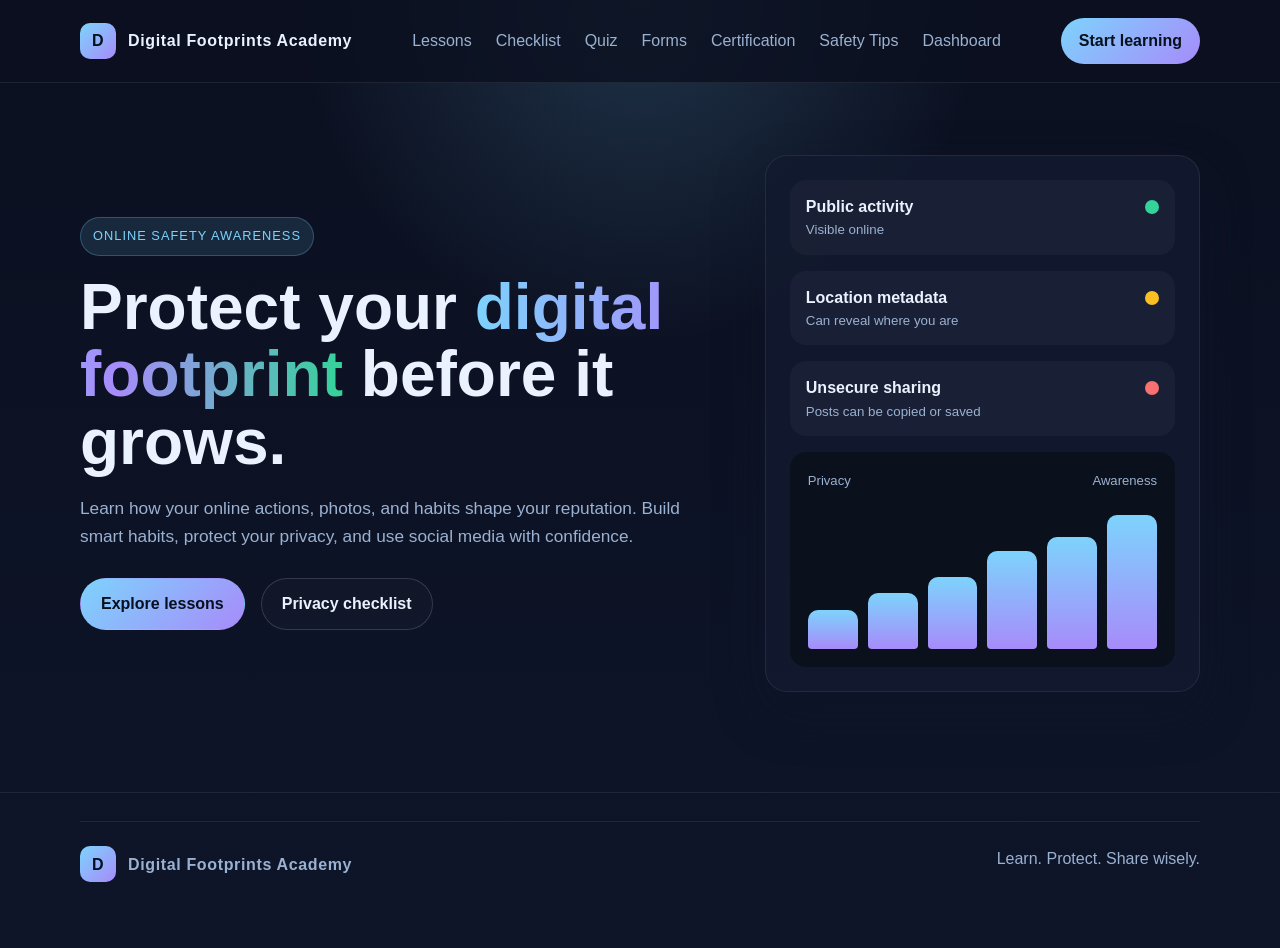
<file: index.html>
<!DOCTYPE html>
<html lang="en">
  <head>
    <meta charset="UTF-8" />
    <meta name="viewport" content="width=device-width, initial-scale=1.0" />
    <title>Digital Footprints Academy</title>
    <link rel="stylesheet" href="styles.css" />
  </head>
  <body>
    <header class="site-header">
      <div class="container nav">
        <a href="index.html" class="brand"><span class="brand-mark">D</span><span>Digital Footprints Academy</span></a>
        <nav class="nav-links" aria-label="Main navigation">
          <a href="lesson.html">Lessons</a>
          <a href="checklist.html">Checklist</a>
          <a href="quiz.html">Quiz</a>
          <a href="forms.html">Forms</a>
          <a href="certification.html">Certification</a>
          <a href="tips.html">Safety Tips</a>
          <a href="dashboard.html">Dashboard</a>
        </nav>
        <a href="lesson.html" class="nav-cta">Start learning</a>
      </div>
    </header>
    <main>
      <section class="hero">
        <div class="container hero-grid">
          <div>
            <span class="eyebrow">Online safety awareness</span>
            <h1>Protect your <span class="gradient-text">digital footprint</span> before it grows.</h1>
            <p class="lead">Learn how your online actions, photos, and habits shape your reputation. Build smart habits, protect your privacy, and use social media with confidence.</p>
            <div class="cta-row">
              <a href="lesson.html" class="button primary">Explore lessons</a>
              <a href="checklist.html" class="button secondary">Privacy checklist</a>
            </div>
          </div>
          <div class="hero-card" aria-label="Digital footprint overview">
            <div class="signal"><div><strong>Public activity</strong><small>Visible online</small></div><span class="dot green" aria-label="Good"></span></div>
            <div class="signal"><div><strong>Location metadata</strong><small>Can reveal where you are</small></div><span class="dot yellow" aria-label="Warning"></span></div>
            <div class="signal"><div><strong>Unsecure sharing</strong><small>Posts can be copied or saved</small></div><span class="dot red" aria-label="Danger"></span></div>
            <div class="mini-chart"><div class="chart-label"><span>Privacy</span><span>Awareness</span></div><div class="bars"><div class="bar" style="height: 28%"></div><div class="bar" style="height: 40%"></div><div class="bar" style="height: 52%"></div><div class="bar" style="height: 70%"></div><div class="bar" style="height: 80%"></div><div class="bar" style="height: 96%"></div></div></div>
          </div>
        </div>
      </section>
    </main>
    <footer><div class="container footer-row"><div class="brand"><span class="brand-mark">D</span><span>Digital Footprints Academy</span></div><div>Learn. Protect. Share wisely.</div></div></footer>
    <script src="page-transition.js"></script>
  </body>
</html>
</file>
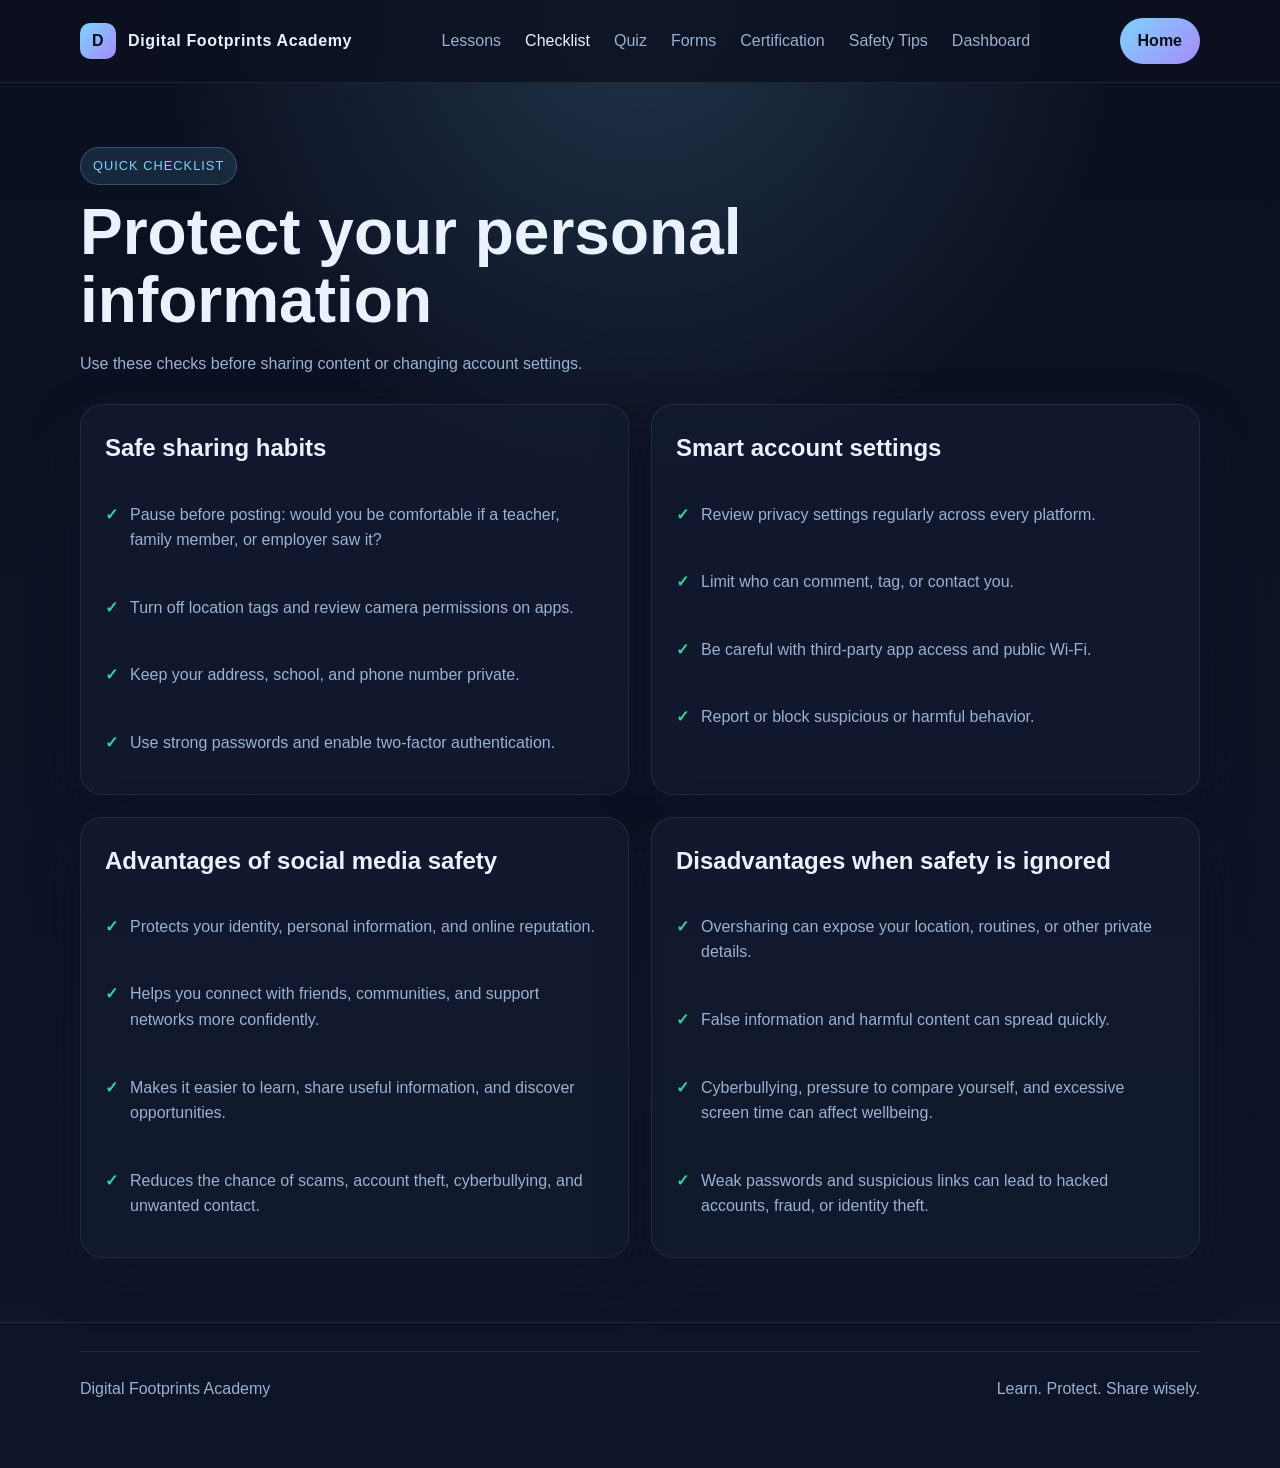
<file: checklist.html>
<!DOCTYPE html>
<html lang="en"><head><meta charset="UTF-8">
    <meta name="viewport" content="width=device-width, initial-scale=1.0">
    <title>Checklist | Digital Footprints Academy</title>
    <link rel="stylesheet" href="styles.css">
</head>
<body><header class="site-header">
    <div class="container nav"><a href="index.html" class="brand">
        <span class="brand-mark">D</span><span>Digital Footprints Academy</span></a>
        <nav class="nav-links"><a href="lesson.html">Lessons</a>
            <a class="active" href="checklist.html">Checklist</a>
            <a href="quiz.html">Quiz</a><a href="forms.html">Forms</a>
            <a href="certification.html">Certification</a>
            <a href="tips.html">Safety Tips</a><a href="dashboard.html">Dashboard</a>
        </nav>
        <a href="index.html" class="nav-cta">Home</a>
    </div></header>
    <main class="page"><div class="container">
        <div class="section-head"><span class="eyebrow">Quick checklist</span>
            <h1>Protect your personal information</h1>
            <p>Use these checks before sharing content or changing account settings.</p>
        </div><div class="checklist-wrap"><section class="panel list-box"><h2>Safe sharing habits</h2><ul><li><span class="check">✓</span><span>Pause before posting: would you be comfortable if a teacher, family member, or employer saw it?</span></li><li><span class="check">✓</span><span>Turn off location tags and review camera permissions on apps.</span></li><li><span class="check">✓</span><span>Keep your address, school, and phone number private.</span></li><li><span class="check">✓</span><span>Use strong passwords and enable two-factor authentication.</span></li></ul></section><section class="panel list-box"><h2>Smart account settings</h2><ul><li><span class="check">✓</span><span>Review privacy settings regularly across every platform.</span></li><li><span class="check">✓</span><span>Limit who can comment, tag, or contact you.</span></li><li><span class="check">✓</span><span>Be careful with third-party app access and public Wi-Fi.</span></li><li><span class="check">✓</span><span>Report or block suspicious or harmful behavior.</span></li></ul></section><section class="panel list-box"><h2>Advantages of social media safety</h2><ul><li><span class="check">✓</span><span>Protects your identity, personal information, and online reputation.</span></li><li><span class="check">✓</span><span>Helps you connect with friends, communities, and support networks more confidently.</span></li><li><span class="check">✓</span><span>Makes it easier to learn, share useful information, and discover opportunities.</span></li><li><span class="check">✓</span><span>Reduces the chance of scams, account theft, cyberbullying, and unwanted contact.</span></li></ul></section><section class="panel list-box"><h2>Disadvantages when safety is ignored</h2><ul><li><span class="check">✓</span><span>Oversharing can expose your location, routines, or other private details.</span></li><li><span class="check">✓</span><span>False information and harmful content can spread quickly.</span></li><li><span class="check">✓</span><span>Cyberbullying, pressure to compare yourself, and excessive screen time can affect wellbeing.</span></li><li><span class="check">✓</span><span>Weak passwords and suspicious links can lead to hacked accounts, fraud, or identity theft.</span></li></ul></section></div></div></main><footer><div class="container footer-row"><span>Digital Footprints Academy</span><span>Learn. Protect. Share wisely.</span></div></footer></body></html>
</file>
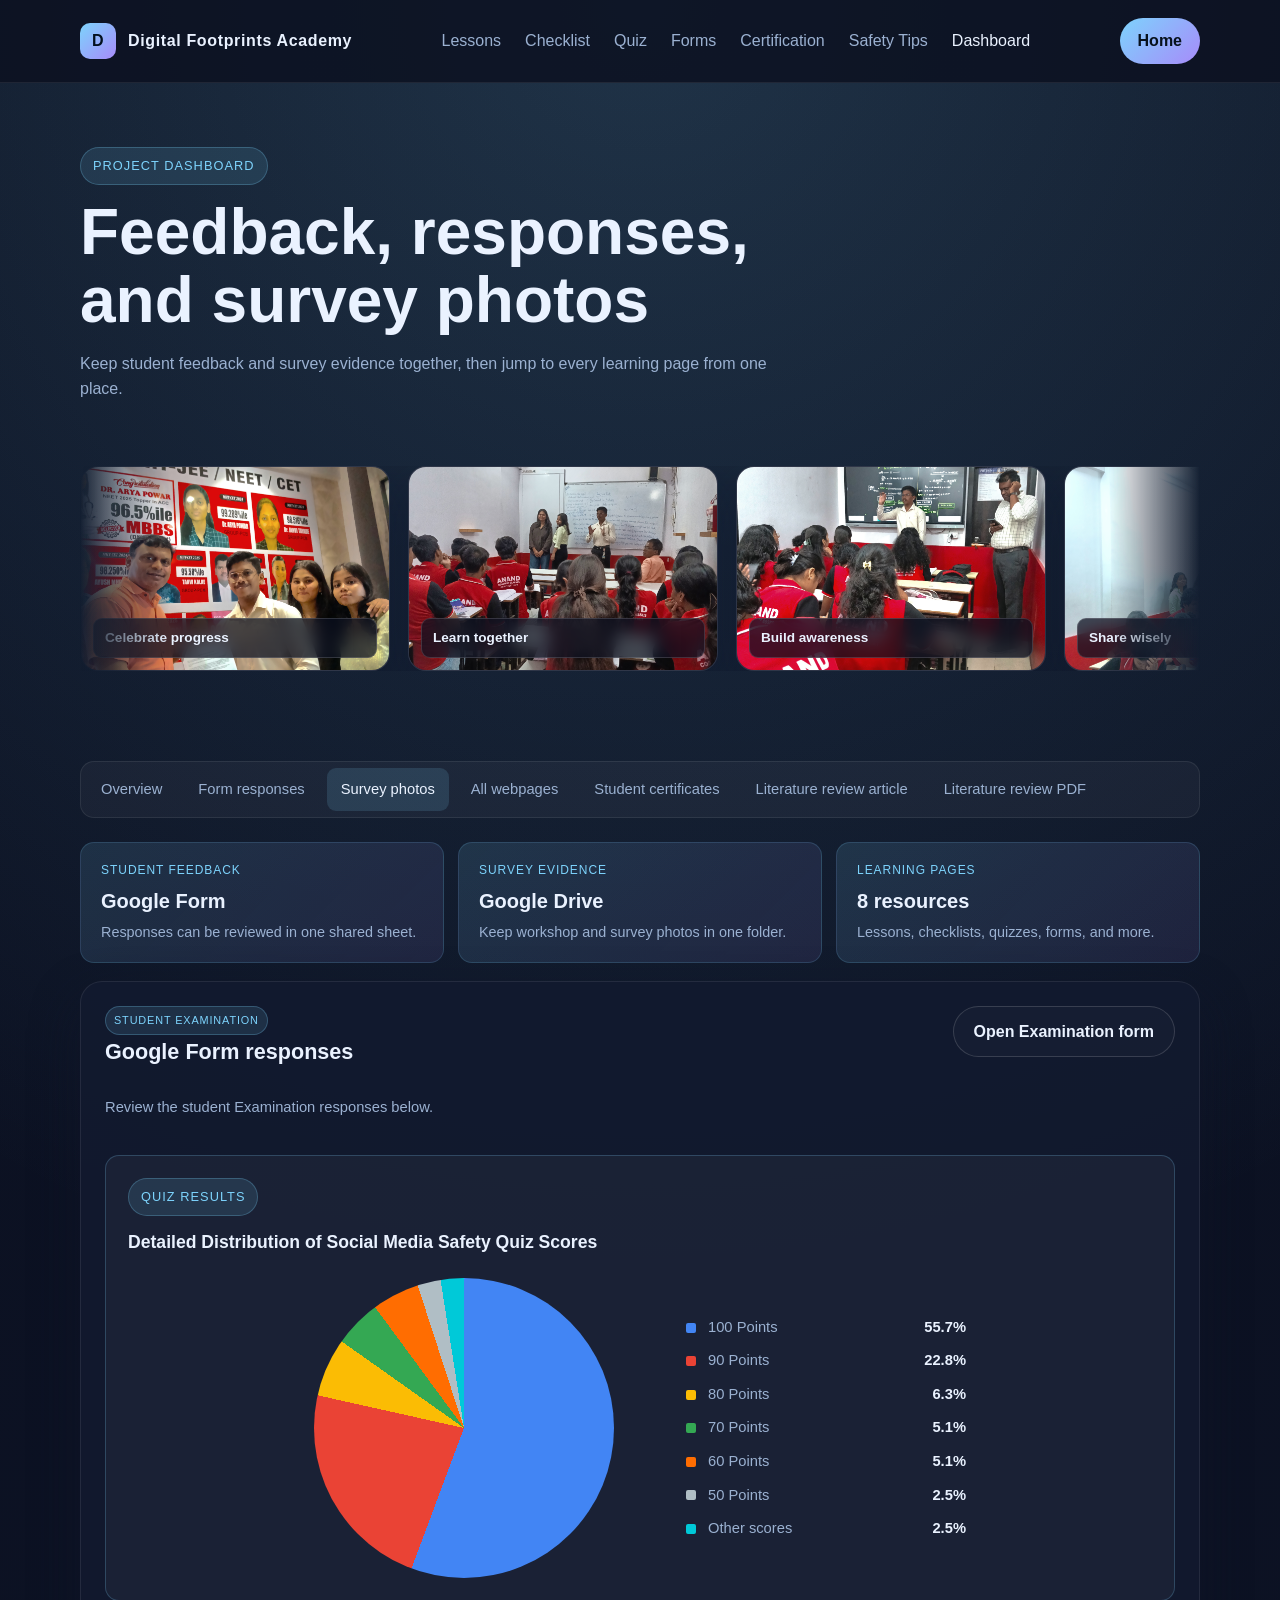
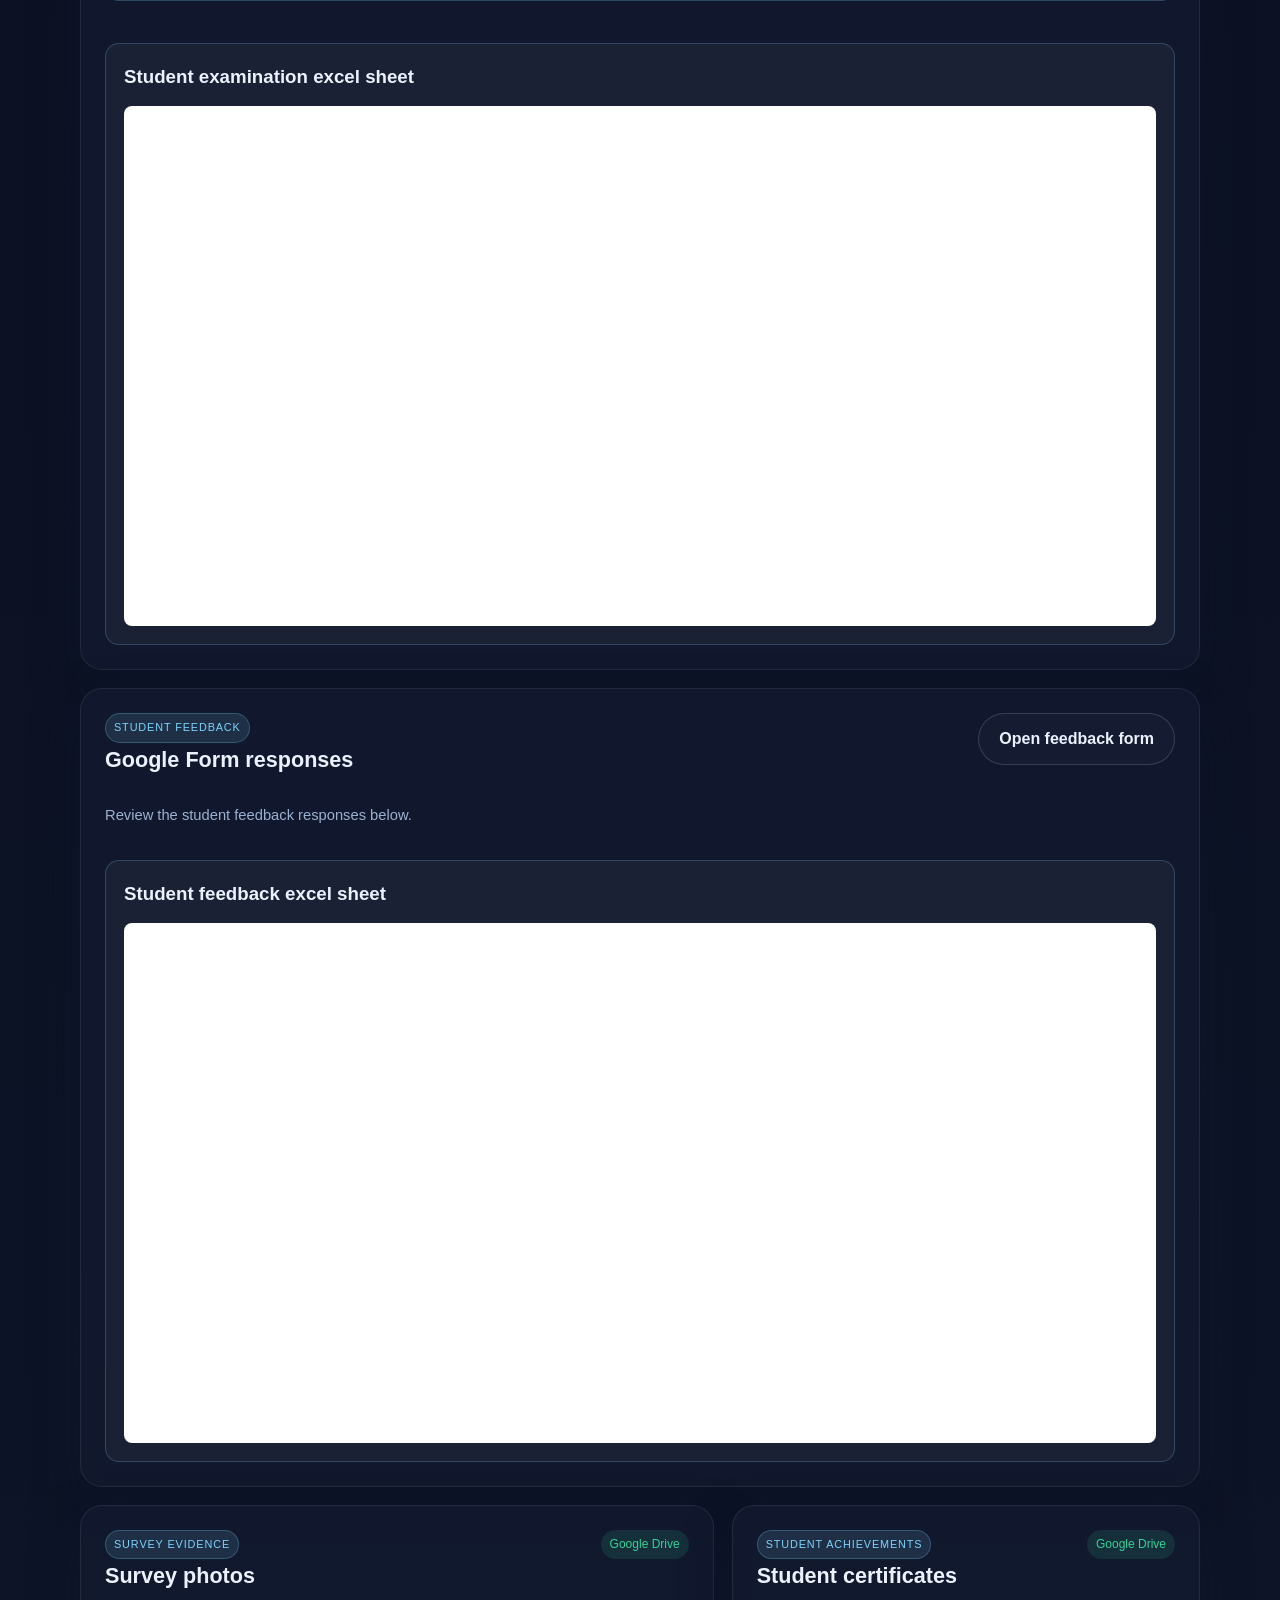
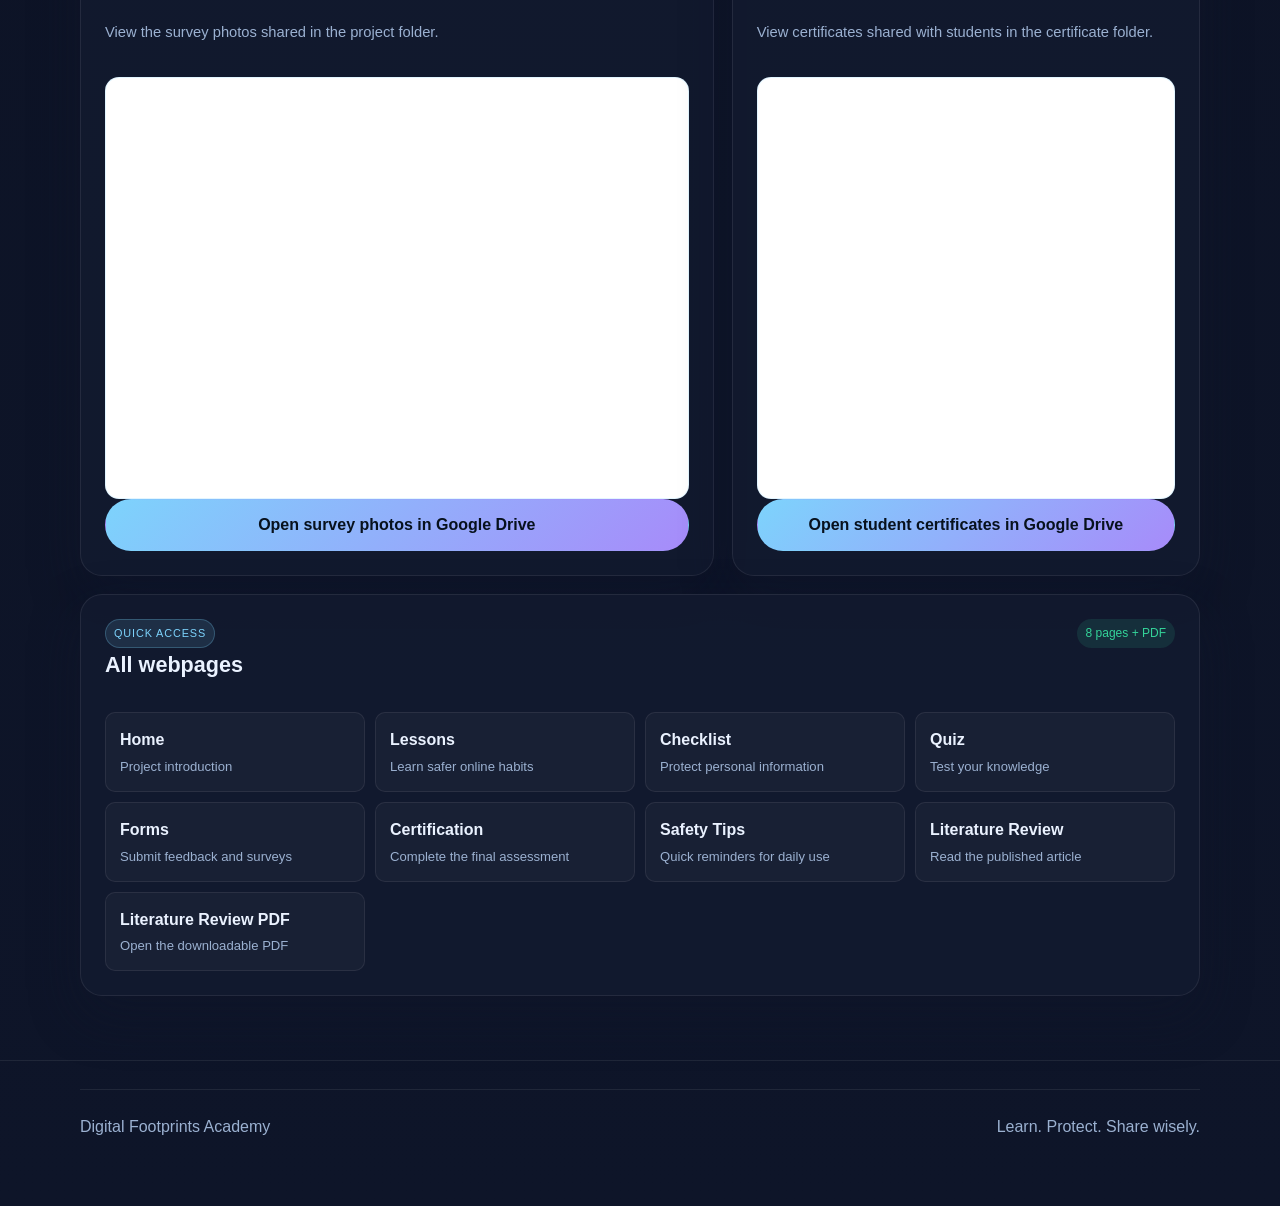
<file: dashboard.html>
<!DOCTYPE html>
<html lang="en">
<head>
    <meta charset="UTF-8">
    <meta name="viewport" content="width=device-width, initial-scale=1.0">
    <title>Dashboard | Digital Footprints Academy</title>
    <link rel="stylesheet" href="styles.css">
    <link rel="stylesheet" href="dashboard-chart.css">
</head>
<body>
    <header class="site-header">
        <div class="container nav">
            <a href="index.html" class="brand"><span class="brand-mark">D</span><span>Digital Footprints Academy</span></a>
            <nav class="nav-links" aria-label="Main navigation">
                <a href="lesson.html">Lessons</a>
                <a href="checklist.html">Checklist</a>
                <a href="quiz.html">Quiz</a>
                <a href="forms.html">Forms</a>
                <a href="certification.html">Certification</a>
                <a href="tips.html">Safety Tips</a>
                <a class="active" href="dashboard.html">Dashboard</a>
            </nav>
            <a href="index.html" class="nav-cta">Home</a>
        </div>
    </header>

    <main class="page">
        <div class="container">
            <div class="section-head">
                <span class="eyebrow">Project dashboard</span>
                <h1>Feedback, responses, and survey photos</h1>
                <p>Keep student feedback and survey evidence together, then jump to every learning page from one place.</p>
            </div>
<section class="image-marquee image-marquee-top" aria-labelledby="dashboard-marquee-title">
            
            <div class="marquee" aria-label="A scrolling gallery of project photos">
                <div class="marquee-track">
                    <div class="marquee-group">
                        <figure class="marquee-card"><img src="Certificate Handover from Anand Coaching Classes .jpg" alt="Certificate handover at Anand Coaching Classes"><figcaption>Celebrate progress</figcaption></figure>
                        <figure class="marquee-card"><img src="Session 1.jpg" alt="Students attending a digital safety session"><figcaption>Learn together</figcaption></figure>
                        <figure class="marquee-card"><img src="Session 3 (1).jpg" alt="Students participating in a workshop"><figcaption>Build awareness</figcaption></figure>
                        <figure class="marquee-card"><img src="Session 3.jpg" alt="Students collaborating during a session"><figcaption>Share wisely</figcaption></figure>
                    </div>
                    <div class="marquee-group" aria-hidden="true">
                        <figure class="marquee-card"><img src="Session 4.jpg" alt=""><figcaption>Celebrate progress</figcaption></figure>
                        <figure class="marquee-card"><img src="Certificate Handover from Anand Coaching Classes .jpg" alt=""><figcaption>Learn together</figcaption></figure>
                        <figure class="marquee-card"><img src="Session 3 (1).jpg" alt=""><figcaption>Build awareness</figcaption></figure>
                        <figure class="marquee-card"><img src="Session 3.jpg" alt=""><figcaption>Share wisely</figcaption></figure>
                    </div>
                </div>
            </div>
        </section>
            <nav class="dashboard-tabs" aria-label="Dashboard sections">
                <a class="dashboard-tab active" href="#overview" aria-current="page">Overview</a>
                <a class="dashboard-tab" href="#responses">Form responses</a>
                <a class="dashboard-tab" href="#photos">Survey photos</a>
                <a class="dashboard-tab" href="#pages">All webpages</a>
                <a class="dashboard-tab" href="#certificates">Student certificates</a>
                <a class="dashboard-tab" href="#pages" rel="noopener noreferrer">Literature review article</a>
                <a class="dashboard-tab" href="#pages" rel="noopener noreferrer">Literature review PDF</a>
            </nav>

            <section id="overview" class="dashboard-summary" aria-label="Dashboard overview">
                <article class="dashboard-stat"><span class="stat-label">Student feedback</span><strong>Google Form</strong><span>Responses can be reviewed in one shared sheet.</span></article>
                <article class="dashboard-stat"><span class="stat-label">Survey evidence</span><strong>Google Drive</strong><span>Keep workshop and survey photos in one folder.</span></article>
                <article class="dashboard-stat"><span class="stat-label">Learning pages</span><strong>8 resources</strong><span>Lessons, checklists, quizzes, forms, and more.</span></article>
            </section>

            <div class="dashboard-grid">
                <section id="responses" class="panel dashboard-panel dashboard-wide">
                    <div class="dashboard-panel-head">
                        <div><span class="eyebrow">Student Examination</span><h2>Google Form responses</h2></div>
                        <a class="button secondary" href="https://docs.google.com/forms/d/e/1FAIpQLSfPyxSYNZF5IBn5twzBf9czjT8eT-cvW5J68L04o53NPnAjBg/viewform?usp=dialog" target="_blank" rel="noopener noreferrer">Open Examination form</a>
                    </div>
                     <p class="dashboard-note">Review the student Examination responses below.</p>
                    <figure class="score-distribution" aria-labelledby="score-distribution-title">
                        <figcaption>
                            <span class="eyebrow">Quiz results</span>
                            <h3 id="score-distribution-title">Detailed Distribution of Social Media Safety Quiz Scores</h3>
                        </figcaption>
                        <div class="score-chart-layout">
                            <div class="score-pie" role="img" aria-label="Pie chart: 100 points 55.7 percent, 90 points 22.8 percent, 80 points 6.3 percent, 70 points 5.1 percent, 60 points 5.1 percent, 50 points 2.5 percent, and other scores 2.5 percent."></div>
                            <ul class="score-legend" aria-label="Score distribution">
                                <li><span class="score-swatch score-100"></span><span>100 Points</span><strong>55.7%</strong></li>
                                <li><span class="score-swatch score-90"></span><span>90 Points</span><strong>22.8%</strong></li>
                                <li><span class="score-swatch score-80"></span><span>80 Points</span><strong>6.3%</strong></li>
                                <li><span class="score-swatch score-70"></span><span>70 Points</span><strong>5.1%</strong></li>
                                <li><span class="score-swatch score-60"></span><span>60 Points</span><strong>5.1%</strong></li>
                                <li><span class="score-swatch score-50"></span><span>50 Points</span><strong>2.5%</strong></li>
                                <li><span class="score-swatch score-other"></span><span>Other scores</span><strong>2.5%</strong></li>
                            </ul>
                        </div>
                    </figure>
                    <div class="sheet-frame">
                        <h3>Student examination excel sheet</h3>
                        <iframe src="https://docs.google.com/spreadsheets/d/1EeukHqHY32pahGwh32OXZMd-h864Mb4rRCpPYPoLhkE/edit?resourcekey=&gid=842392630#gid=842392630" title="Student examination excel sheet" loading="lazy"></iframe>
                    </div>
                </section>
                <section id="responses" class="panel dashboard-panel dashboard-wide">
                    <div class="dashboard-panel-head">
                        <div><span class="eyebrow">Student feedback</span><h2>Google Form responses</h2></div>
                        <a class="button secondary" href="https://docs.google.com/forms/d/e/1FAIpQLSdQeKEvFs4XsJqALjsQTfOUmZDgiUagFe-1zEDdhrNinyKZpg/viewform?usp=dialog" target="_blank" rel="noopener noreferrer">Open feedback form</a>
                    </div>
                    <p class="dashboard-note">Review the student feedback responses below.</p>
                    <div class="sheet-frame">
                        <h3>Student feedback excel sheet</h3>
                        <iframe src="https://docs.google.com/spreadsheets/d/1elJ1CCnf3wNyvH8tEmmWxZxD9pFXiDb06OOzalGACRE/edit?resourcekey=&gid=1173335514#gid=1173335514" title="Student feedback excel sheet" loading="lazy"></iframe>
                    </div>
                </section>

                <section id="photos" class="panel dashboard-panel dashboard-half">
                    <div class="dashboard-panel-head"><div><span class="eyebrow">Survey evidence</span><h2>Survey photos</h2></div><span class="status-badge">Google Drive</span></div>
                    <p class="dashboard-note">View the survey photos shared in the project folder.</p>
                    <div class="drive-frame">
                        <iframe src="https://drive.google.com/embeddedfolderview?id=1RL-fJy8BjH5wRCYDfwere1uSnvpT1G4P#list" title="Survey photos Google Drive folder" loading="lazy"></iframe>
                    </div>
                    <a class="button primary full-button" href="https://drive.google.com/drive/u/0/folders/1RL-fJy8BjH5wRCYDfwere1uSnvpT1G4P" target="_blank" rel="noopener noreferrer">Open survey photos in Google Drive</a>
                </section>

                <section id="certificates" class="panel dashboard-panel dashboard-half">
                    <div class="dashboard-panel-head"><div><span class="eyebrow">Student achievements</span><h2>Student certificates</h2></div><span class="status-badge">Google Drive</span></div>
                    <p class="dashboard-note">View certificates shared with students in the certificate folder.</p>
                    <div class="drive-frame">
                        <iframe src="https://drive.google.com/embeddedfolderview?id=1x-AeaYF7pH01I28bOl3XXVEVP5PmSY-Y#list" title="Student certificates Google Drive folder" loading="lazy"></iframe>
                    </div>
                    <a class="button primary full-button" href="https://drive.google.com/drive/u/0/folders/1x-AeaYF7pH01I28bOl3XXVEVP5PmSY-Y" target="_blank" rel="noopener noreferrer">Open student certificates in Google Drive</a>
                </section>

                <section id="pages" class="panel dashboard-panel dashboard-wide">
                    <div class="dashboard-panel-head"><div><span class="eyebrow">Quick access</span><h2>All webpages</h2></div><span class="status-badge">8 pages + PDF</span></div>
                    <div class="page-links">
                        <a href="index.html"><strong>Home</strong><span>Project introduction</span></a>
                        <a href="lesson.html"><strong>Lessons</strong><span>Learn safer online habits</span></a>
                        <a href="checklist.html"><strong>Checklist</strong><span>Protect personal information</span></a>
                        <a href="quiz.html"><strong>Quiz</strong><span>Test your knowledge</span></a>
                        <a href="forms.html"><strong>Forms</strong><span>Submit feedback and surveys</span></a>
                        <a href="certification.html"><strong>Certification</strong><span>Complete the final assessment</span></a>
                        <a href="tips.html"><strong>Safety Tips</strong><span>Quick reminders for daily use</span></a>
                        <a href="https://dergipark.org.tr/en/pub/ajesi/article/1830085" target="_blank" rel="noopener noreferrer"><strong>Literature Review</strong><span>Read the published article</span></a>
                        <a href="https://dergipark.org.tr/en/download/article-file/5450338" target="_blank" rel="noopener noreferrer"><strong>Literature Review PDF</strong><span>Open the downloadable PDF</span></a>
                    </div>
                </section>
            </div>
        </div>
    </main>

    <footer><div class="container footer-row"><span>Digital Footprints Academy</span><span>Learn. Protect. Share wisely.</span></div></footer>
    <script src="dashboard.js"></script>
    <script src="page-transition.js"></script>
</body>
</html>
</file>
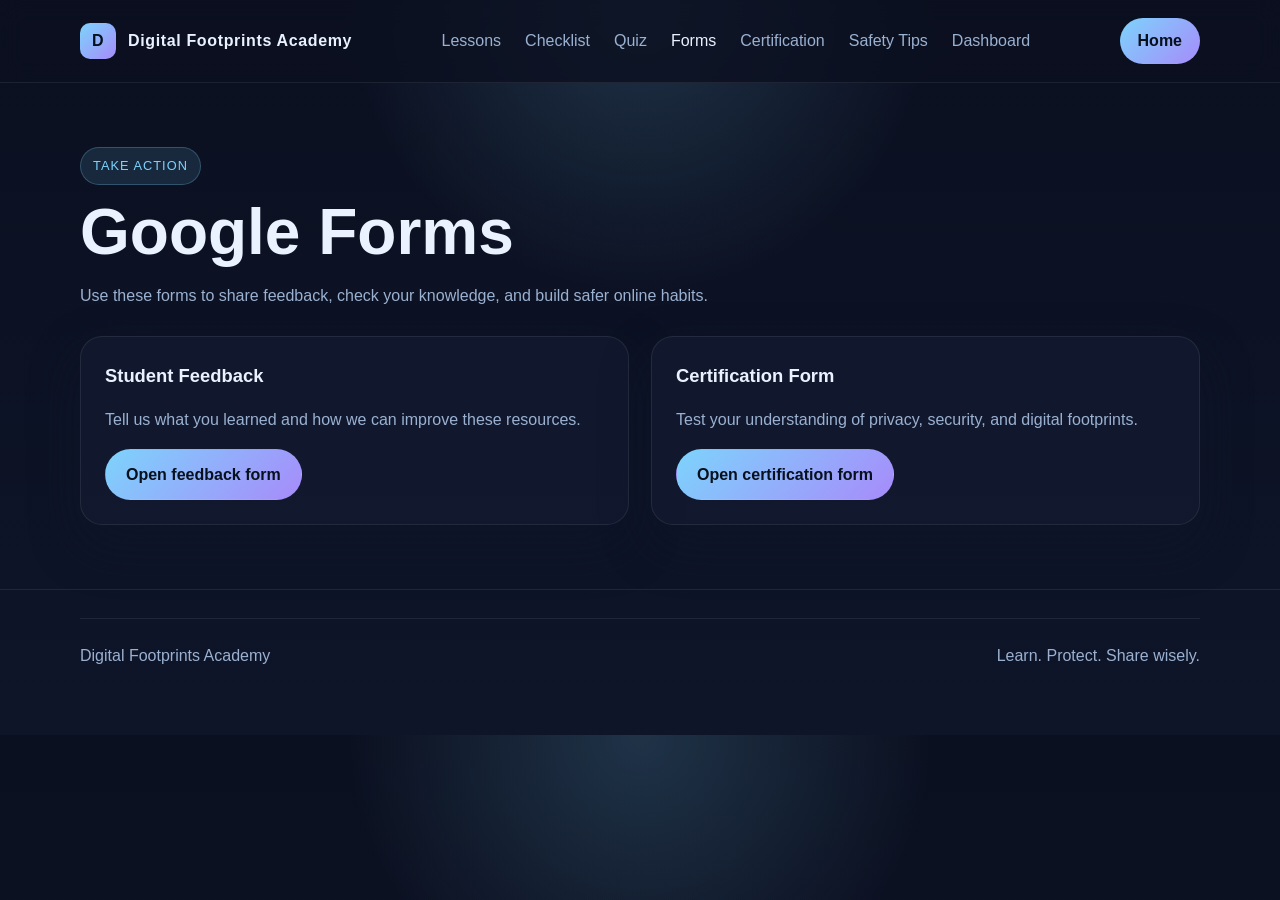
<file: forms.html>
<!DOCTYPE html>
<html lang="en">
    <head>
        <meta charset="UTF-8">
        <meta name="viewport" content="width=device-width, initial-scale=1.0">
        <title>Google Forms | Digital Footprints Academy</title>
        <link rel="stylesheet" href="styles.css">
    </head>
    <body>
        <header class="site-header">
            <div class="container nav">
                <a href="index.html" class="brand">
                    <span class="brand-mark">D</span>
                    <span>Digital Footprints Academy</span>
                </a>
                <nav class="nav-links">
                    <a href="lesson.html">Lessons</a>
                    <a href="checklist.html">Checklist</a>
                    <a href="quiz.html">Quiz</a>
                    <a class="active" href="forms.html">Forms</a>
                    <a href="certification.html">Certification</a>
                    <a href="tips.html">Safety Tips</a>
                    <a href="dashboard.html">Dashboard</a>
                    
                </nav>
                <a href="index.html" class="nav-cta">Home</a>
            </div>
        </header>

        <main class="page">
            <div class="container">
                <div class="section-head">
                    <span class="eyebrow">Take action</span>
                    <h1>Google Forms</h1>
                    <p>Use these forms to share feedback, check your knowledge, and build safer online habits.</p>
                </div>

                <div class="tips">
                    <article class="card">
                        <h2>Student Feedback</h2>
                        <p>Tell us what you learned and how we can improve these resources.</p>
                        <a class="button primary" href="https://docs.google.com/forms/d/e/1FAIpQLSdQeKEvFs4XsJqALjsQTfOUmZDgiUagFe-1zEDdhrNinyKZpg/viewform?usp=dialog" target="_blank" rel="noopener noreferrer">Open feedback form</a>
                    </article>
                    <article class="card">
                        <h2>Certification Form</h2>
                        <p>Test your understanding of privacy, security, and digital footprints.</p>
                        <a class="button primary" href="certification.html" target="_blank" rel="noopener noreferrer">Open certification form</a>
                    </article>
                </div>
            </div>
        </main>

        <footer>
            <div class="container footer-row">
                <span>Digital Footprints Academy</span>
                <span>Learn. Protect. Share wisely.</span>
            </div>
        </footer>
        <script src="page-transition.js"></script>
    </body>
</html>
</file>
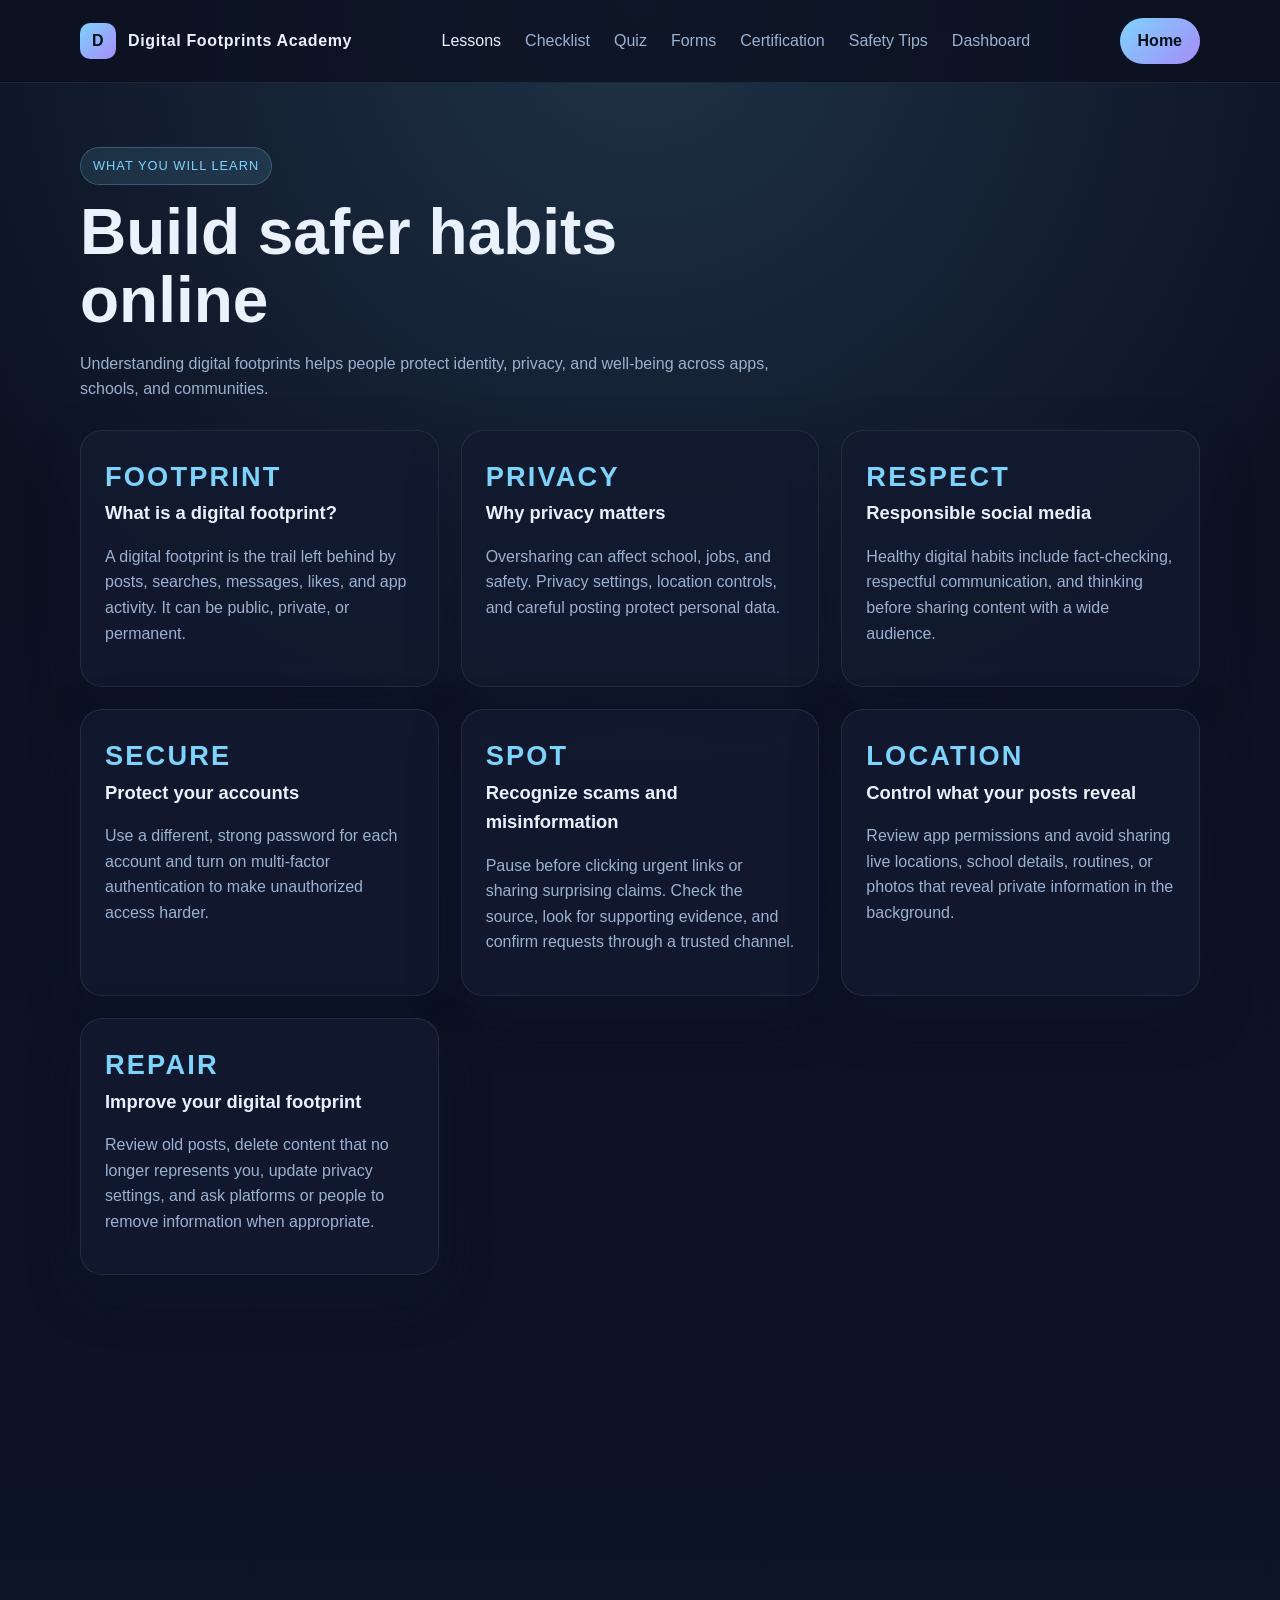
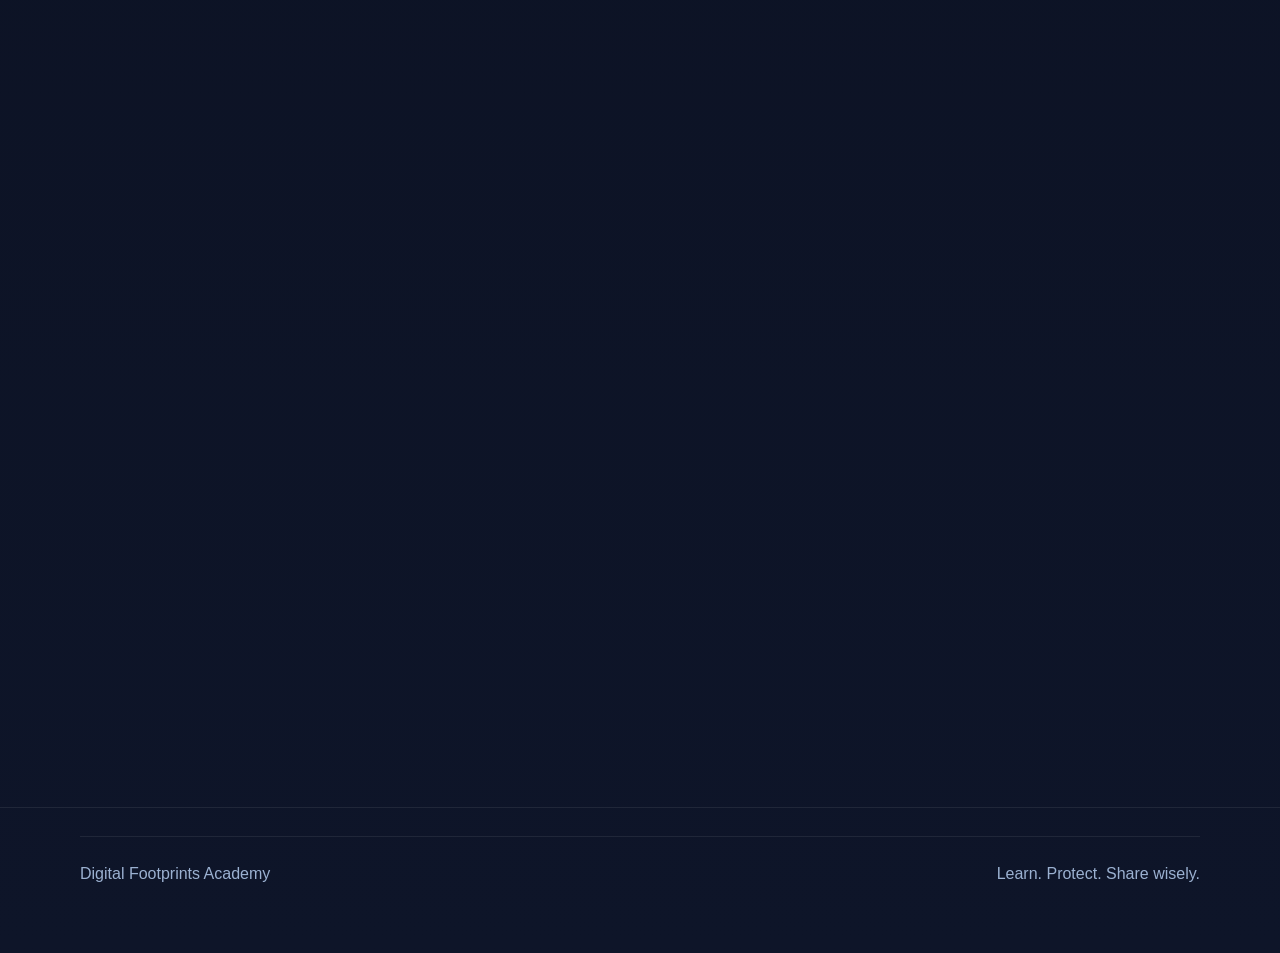
<file: lesson.html>
<!DOCTYPE html>
<html lang="en">
    <head>
        <meta charset="UTF-8">
        <meta name="viewport" content="width=device-width, initial-scale=1.0">
        <title>Learn | Digital Footprints Academy</title>
        <link rel="stylesheet" href="styles.css">
    </head>
    <body>
        <header class="site-header">
            <div class="container nav">
                <a href="index.html" class="brand">
                    <span class="brand-mark">D</span>
                    <span>Digital Footprints Academy</span>
                </a>
                <nav class="nav-links">
                    <a class="active" href="lesson.html">Lessons</a>
                    <a href="checklist.html">Checklist</a>
                    <a href="quiz.html">Quiz</a>
                    <a href="forms.html">Forms</a>
                    <a href="certification.html">Certification</a>
                    <a href="tips.html">Safety Tips</a>
                    <a href="dashboard.html">Dashboard</a>
                </nav>
                <a href="index.html" class="nav-cta">Home</a>
            </div>
        </header>
        <main class="page">
            <div class="container">
                <div class="section-head">
                    <span class="eyebrow">What you will learn</span>
                    <h1>Build safer habits online</h1>
                    <p>Understanding digital footprints helps people protect identity, privacy, and well-being across apps, schools, and communities.</p>
                </div>
                <div class="cards">
                    <article class="card">
                        <div class="icon">Footprint</div>
                        <h2>What is a digital footprint?</h2>
                        <p>A digital footprint is the trail left behind by posts, searches, messages, likes, and app activity. It can be public, private, or permanent.</p>
                    </article>
                    <article class="card">
                        <div class="icon">Privacy</div>
                        <h2>Why privacy matters</h2>
                        <p>Oversharing can affect school, jobs, and safety. Privacy settings, location controls, and careful posting protect personal data.</p>
                    </article>
                    <article class="card">
                        <div class="icon">Respect</div>
                        <h2>Responsible social media</h2>
                        <p>Healthy digital habits include fact-checking, respectful communication, and thinking before sharing content with a wide audience.</p>
                    </article>
                    <article class="card">
                        <div class="icon">Secure</div>
                        <h2>Protect your accounts</h2>
                        <p>Use a different, strong password for each account and turn on multi-factor authentication to make unauthorized access harder.</p>
                    </article>
                    <article class="card">
                        <div class="icon">Spot</div>
                        <h2>Recognize scams and misinformation</h2>
                        <p>Pause before clicking urgent links or sharing surprising claims. Check the source, look for supporting evidence, and confirm requests through a trusted channel.</p>
                    </article>
                    <article class="card">
                        <div class="icon">Location</div>
                        <h2>Control what your posts reveal</h2>
                        <p>Review app permissions and avoid sharing live locations, school details, routines, or photos that reveal private information in the background.</p>
                    </article>
                    <article class="card">
                        <div class="icon">Repair</div>
                        <h2>Improve your digital footprint</h2>
                        <p>Review old posts, delete content that no longer represents you, update privacy settings, and ask platforms or people to remove information when appropriate.</p>
                    </article>
                </div>
            </div>
            <div class="video-container">
    <iframe 
        src="https://www.youtube.com/embed/AKOgdbFMvrQ?si=pyreVlexJci0CUoe"
        title="YouTube Video"
        frameborder="0"
        allow="accelerometer; autoplay; clipboard-write; encrypted-media; gyroscope; picture-in-picture; web-share"
        allowfullscreen>
    </iframe>            
    <iframe 
        src="https://www.youtube.com/embed/Qp9A9B-orRA"
        title="YouTube Video"
        frameborder="0"
        allow="accelerometer; clipboard-write; encrypted-media; gyroscope; picture-in-picture; web-share"
        allowfullscreen>
    </iframe>
</div>

<style>
.video-container {
    width: 100%;
    max-width: 900px;
    margin: 20px auto;
    aspect-ratio: 16 / 9;
}

.video-container iframe {
    width: 100%;
    height: 100%;
    border: none;
    border-radius: 10px;
}
</style>
        </main>
        <footer>
            <div class="container footer-row">
                <span>Digital Footprints Academy</span>
                <span>Learn. Protect. Share wisely.</span>
            </div>
        </footer>
        <script src="page-transition.js"></script>
    </body>
</html>
</file>
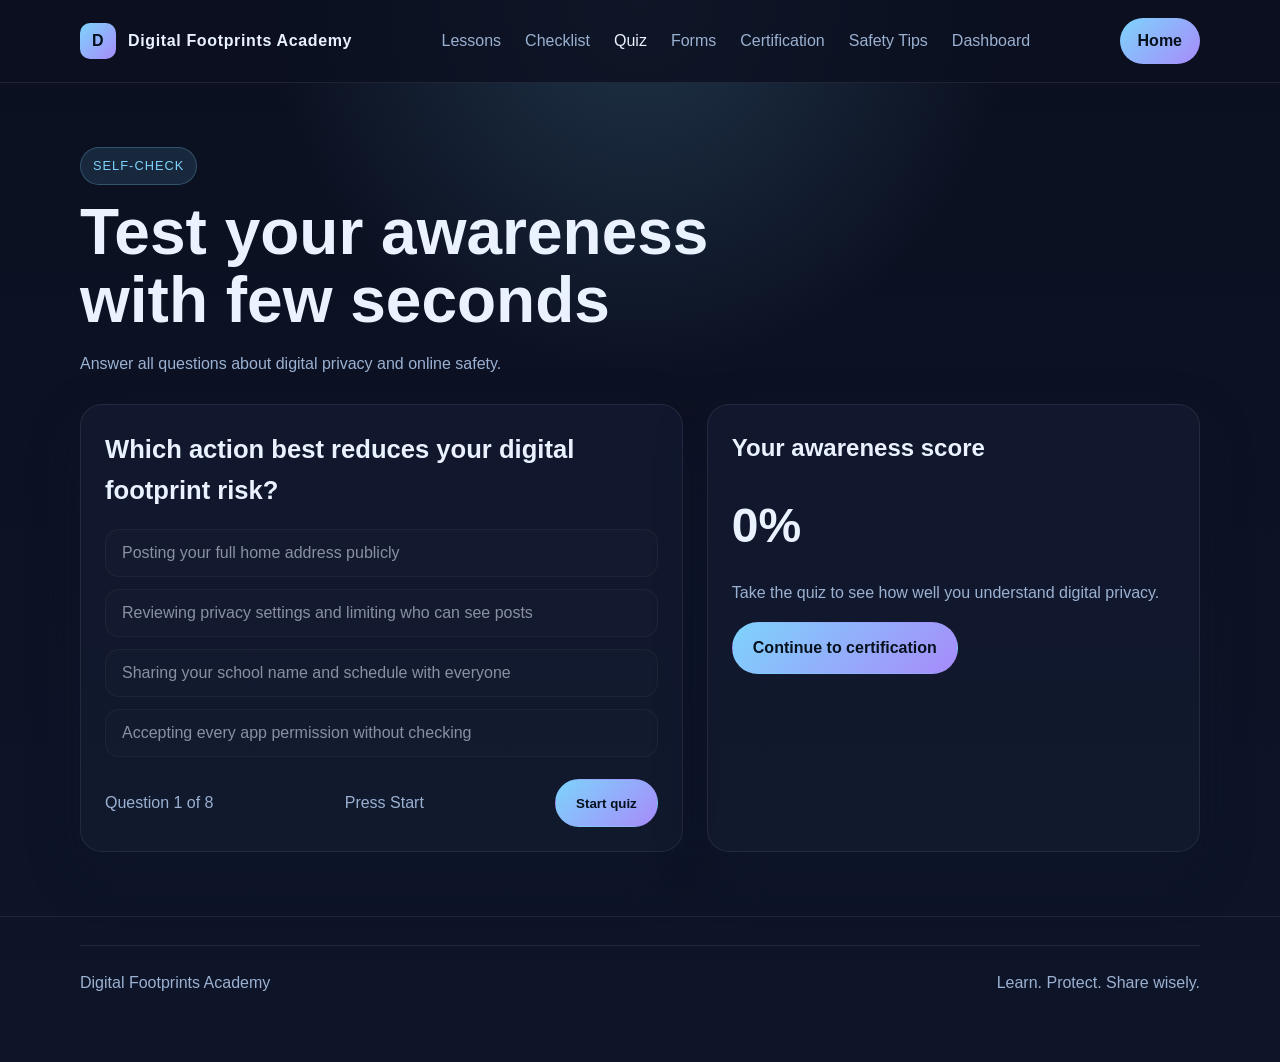
<file: quiz.html>
<!DOCTYPE html>
<html lang="en">
    <head>
        <meta charset="UTF-8">
        <meta name="viewport" content="width=device-width, initial-scale=1.0">
        <title>Quiz | Digital Footprints Academy</title>
        <link rel="stylesheet" href="styles.css">
    </head>
    <body>
        <header class="site-header">
            <div class="container nav">
                <a href="index.html" class="brand">
                    <span class="brand-mark">D</span>
                    <span>Digital Footprints Academy</span>
                </a>
                <nav class="nav-links">
                    <a href="lesson.html">Lessons</a>
                    <a href="checklist.html">Checklist</a>
                    <a class="active" href="quiz.html">Quiz</a>
                    <a href="forms.html">Forms</a>
                    <a href="certification.html">Certification</a>
                    <a href="tips.html">Safety Tips</a>
                    <a href="dashboard.html">Dashboard</a>
                </nav>
                <a href="index.html" class="nav-cta">Home</a>
            </div>
        </header>
        <main class="page">
            <div class="container">
                <div class="section-head">
                    <span class="eyebrow">Self-check</span>
                    <h1>Test your awareness with few seconds</h1>
                    <p>Answer all questions about digital privacy and online safety.</p>
                </div>
                <div class="quiz">
                    <section class="panel">
                        <div id="question" class="question"></div>
                        <div id="answers" class="answers"></div>
                        <div class="quiz-controls">
                            <span id="status"></span>
                            <span id="timer" aria-live="polite">15s</span>
                            <button id="nextBtn" class="button primary" type="button">Next</button>
                        </div>
                    </section>
                    <aside class="panel">
                        <h2>Your awareness score</h2>
                        <div id="score" class="score">0%</div>
                        <p id="resultText">Take the quiz to see how well you understand digital privacy.</p>
                        <a id="certificationLink" class="button primary" href="certification.html" hidden>Continue to certification</a>
                    </aside>
                </div>
            </div>
        </main>
        <footer>
            <div class="container footer-row">
                <span>Digital Footprints Academy</span>
                <span>Learn. Protect. Share wisely.</span>
            </div>
        </footer>
        <script src="quiz.js"></script>
        <script src="page-transition.js"></script>
    </body>
</html>
</file>
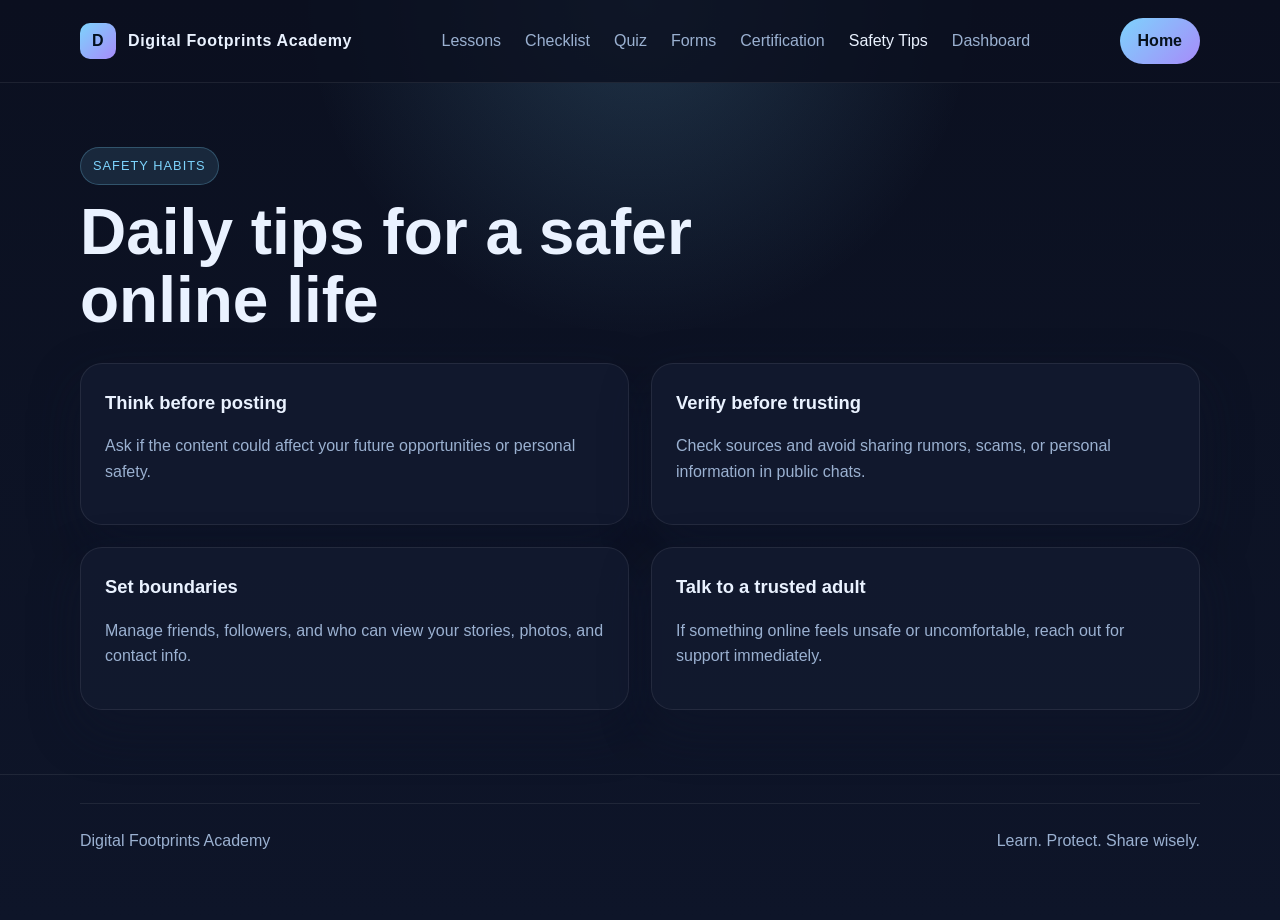
<file: tips.html>
<!DOCTYPE html><html lang="en"><head><meta charset="UTF-8"><meta name="viewport" content="width=device-width, initial-scale=1.0"><title>Safety Tips | Digital Footprints Academy</title><link rel="stylesheet" href="styles.css"></head><body><header class="site-header"><div class="container nav"><a href="index.html" class="brand"><span class="brand-mark">D</span><span>Digital Footprints Academy</span></a><nav class="nav-links"><a href="lesson.html">Lessons</a><a href="checklist.html">Checklist</a><a href="quiz.html">Quiz</a><a href="forms.html">Forms</a><a href="certification.html">Certification</a><a class="active" href="tips.html">Safety Tips</a><a href="dashboard.html">Dashboard</a></nav><a href="index.html" class="nav-cta">Home</a></div></header><main class="page"><div class="container"><div class="section-head"><span class="eyebrow">Safety habits</span><h1>Daily tips for a safer online life</h1></div><div class="tips"><article class="card"><h2>Think before posting</h2><p>Ask if the content could affect your future opportunities or personal safety.</p></article><article class="card"><h2>Verify before trusting</h2><p>Check sources and avoid sharing rumors, scams, or personal information in public chats.</p></article><article class="card"><h2>Set boundaries</h2><p>Manage friends, followers, and who can view your stories, photos, and contact info.</p></article><article class="card"><h2>Talk to a trusted adult</h2><p>If something online feels unsafe or uncomfortable, reach out for support immediately.</p></article></div></div></main><footer><div class="container footer-row"><span>Digital Footprints Academy</span><span>Learn. Protect. Share wisely.</span></div></footer></body></html>
</file>
<file: styles.css>
body{animation:page-enter .45s ease both}body.page-ready{animation:none}body.page-leaving{animation:page-leave .22s ease both;pointer-events:none}@keyframes page-enter{from{opacity:0;transform:translateY(10px)}to{opacity:1;transform:translateY(0)}}@keyframes page-leave{from{opacity:1;transform:translateY(0)}to{opacity:0;transform:translateY(-8px)}}@media (prefers-reduced-motion:reduce){body{animation:none!important}}
 .dashboard-panel{height:100%;display:flex;flex-direction:column}.dashboard-half{grid-column:span 1}.dashboard-panel .drive-frame,.dashboard-panel .sheet-frame{width:100%}.dashboard-panel .full-button{margin-top:auto}.dashboard-tabs{position:sticky;top:73px;z-index:1}.dashboard-tab{white-space:nowrap}.dashboard-panel,.dashboard-stat{scroll-margin-top:105px}
 .drive-frame{margin-top:18px;border:1px solid rgba(125,211,252,.22);border-radius:14px;overflow:hidden;background:#fff}.drive-frame iframe{display:block;width:100%;height:420px;border:0}
 .sheet-frame{margin-top:18px;padding:18px;border:1px solid rgba(125,211,252,.22);border-radius:14px;background:rgba(255,255,255,.04)}.sheet-frame h3{margin:0 0 14px;color:var(--text)}.sheet-frame iframe{display:block;width:100%;height:520px;border:0;border-radius:8px;background:#fff}
:root{--bg:#0b1020;--panel:#121a2f;--text:#eaf2ff;--muted:#9bb1d1;--primary:#7dd3fc;--secondary:#a78bfa;--accent:#34d399;--warning:#fbbf24;--danger:#f87171;--shadow:0 20px 50px rgba(15,23,42,.45)}*{box-sizing:border-box}body{margin:0;font-family:Arial,Helvetica,sans-serif;background:radial-gradient(circle at top,rgba(125,211,252,.18),transparent 30%),linear-gradient(180deg,var(--bg),#0e1529);color:var(--text);line-height:1.6}a{color:inherit;text-decoration:none}.container{width:min(1120px,calc(100% - 32px));margin:auto}.site-header{position:sticky;top:0;z-index:2;background:rgba(11,16,32,.82);backdrop-filter:blur(12px);border-bottom:1px solid rgba(255,255,255,.08)}.nav{display:flex;align-items:center;justify-content:space-between;gap:24px;padding:18px 0}.brand{display:flex;align-items:center;gap:12px;font-weight:700;letter-spacing:.04em}.brand-mark{width:36px;height:36px;border-radius:10px;display:grid;place-items:center;background:linear-gradient(135deg,var(--primary),var(--secondary));color:#03111f}.nav-links{display:flex;gap:24px;color:var(--muted)}.nav-links a:hover,.nav-links a.active{color:var(--text)}.nav-cta,.button.primary{background:linear-gradient(135deg,var(--primary),var(--secondary));color:#07111d;font-weight:700}.nav-cta{padding:10px 18px;border-radius:999px}.hero{padding:72px 0 100px}.hero-grid{display:grid;grid-template-columns:1.2fr .8fr;gap:32px;align-items:center}.eyebrow{display:inline-flex;padding:8px 12px;border-radius:999px;background:rgba(125,211,252,.12);border:1px solid rgba(125,211,252,.25);color:var(--primary);font-size:.8rem;letter-spacing:.08em;text-transform:uppercase}h1{font-size:clamp(2.5rem,5vw,4.5rem);line-height:1.06;margin:18px 0}.gradient-text{background:linear-gradient(90deg,var(--primary),var(--secondary),var(--accent));-webkit-background-clip:text;background-clip:text;color:transparent}.lead{font-size:1.08rem;max-width:620px;color:var(--muted)}.cta-row{margin-top:28px;display:flex;flex-wrap:wrap;gap:16px}.button{display:inline-flex;align-items:center;justify-content:center;padding:12px 18px;border-radius:12px;border:1px solid transparent}.button.secondary{border-color:rgba(255,255,255,.16);color:var(--text);background:rgba(255,255,255,.06)}.page{padding:64px 0}.section-head{max-width:700px;margin-bottom:28px}.section-head h1,.section-head h2{margin:14px 0 8px}.section-head p{color:var(--muted)}.panel,.card,.hero-card{background:rgba(18,26,47,.82);border:1px solid rgba(255,255,255,.09);border-radius:18px;box-shadow:var(--shadow)}.cards{display:grid;grid-template-columns:repeat(3,1fr);gap:18px}.card{padding:24px}.card h2{font-size:1.15rem}.card p{color:var(--muted)}.icon{color:var(--primary);font-weight:700;font-size:.85rem;letter-spacing:.08em;text-transform:uppercase}.checklist-wrap,.tips{display:grid;grid-template-columns:repeat(2,1fr);gap:18px}.list-box{padding:24px}.list-box ul{padding:0;margin:16px 0 0;list-style:none}.list-box li{display:flex;gap:12px;margin:14px 0;color:var(--muted)}.check{color:var(--accent);font-weight:700}.footer-row{display:flex;justify-content:space-between;gap:20px;padding:24px 0;color:var(--muted);border-top:1px solid rgba(255,255,255,.08)}
.dashboard-tabs{display:flex;gap:8px;flex-wrap:wrap;margin:0 0 24px;padding:6px;background:rgba(255,255,255,.04);border:1px solid rgba(255,255,255,.08);border-radius:14px}.dashboard-tab{padding:10px 14px;border-radius:9px;color:var(--muted);font-size:.92rem}.dashboard-tab:hover,.dashboard-tab.active{background:rgba(125,211,252,.14);color:var(--text)}.dashboard-summary{display:grid;grid-template-columns:repeat(3,1fr);gap:14px;margin-bottom:18px}.dashboard-stat{padding:18px 20px;background:linear-gradient(135deg,rgba(125,211,252,.13),rgba(167,139,250,.1));border:1px solid rgba(125,211,252,.16);border-radius:14px}.dashboard-stat strong,.dashboard-stat span{display:block}.dashboard-stat strong{font-size:1.25rem;margin:4px 0}.dashboard-stat span:last-child{color:var(--muted);font-size:.9rem}.stat-label{color:var(--primary);font-size:.75rem;text-transform:uppercase;letter-spacing:.08em}.dashboard-grid{display:grid;grid-template-columns:1.15fr .85fr;gap:18px}.dashboard-panel{padding:24px}.dashboard-wide{grid-column:1 / -1}.dashboard-panel-head{display:flex;align-items:flex-start;justify-content:space-between;gap:16px;margin-bottom:12px}.dashboard-panel h2{margin:8px 0 0;font-size:1.35rem}.dashboard-panel-head .eyebrow{font-size:.68rem;padding:5px 8px}.dashboard-note{color:var(--muted);font-size:.92rem}.dashboard-note strong{color:var(--text)}.embed-placeholder,.photo-placeholder{min-height:210px;display:flex;flex-direction:column;align-items:center;justify-content:center;text-align:center;padding:24px;margin-top:18px;border:1px dashed rgba(125,211,252,.32);border-radius:14px;background:rgba(125,211,252,.04)}.embed-placeholder h3,.photo-placeholder h3{margin:12px 0 4px}.embed-placeholder p,.photo-placeholder p{max-width:500px;margin:0;color:var(--muted);font-size:.9rem}.placeholder-icon{color:var(--primary);font-size:.75rem;text-transform:uppercase;letter-spacing:.1em;font-weight:700}.text-link{margin-top:12px;color:var(--primary);text-decoration:underline}.status-badge{padding:5px 9px;border-radius:999px;background:rgba(52,211,153,.12);color:var(--accent);font-size:.75rem;white-space:nowrap}.full-button{width:100%;margin-top:16px}.page-links{display:grid;grid-template-columns:repeat(4,1fr);gap:10px;margin-top:18px}.page-links a{padding:14px;border:1px solid rgba(255,255,255,.08);border-radius:10px;background:rgba(255,255,255,.03)}.page-links a:hover{border-color:rgba(125,211,252,.4);background:rgba(125,211,252,.08)}.page-links strong,.page-links span{display:block}.page-links span{color:var(--muted);font-size:.82rem;margin-top:3px}
.image-marquee{padding:0 0 90px;overflow:hidden}.image-marquee-top{padding-top:36px}.marquee-intro{max-width:650px;margin:0 auto 28px;text-align:center}.marquee-intro h2{font-size:clamp(1.8rem,3vw,2.7rem);line-height:1.1;margin:16px 0 10px}.marquee-intro p{margin:0;color:var(--muted)}.marquee{width:100%;mask-image:linear-gradient(90deg,transparent,#000 8%,#000 92%,transparent);-webkit-mask-image:linear-gradient(90deg,transparent,#000 8%,#000 92%,transparent)}.marquee-track{display:flex;width:max-content;animation:marquee-scroll 34s linear infinite}.marquee-group{display:flex;gap:18px;padding-right:18px}.marquee-card{position:relative;width:clamp(220px,25vw,310px);height:205px;margin:0;overflow:hidden;border:1px solid rgba(255,255,255,.12);border-radius:18px;background:var(--panel);box-shadow:var(--shadow)}.marquee-card img{display:block;width:100%;height:100%;object-fit:cover;filter:saturate(.82);transition:transform .4s ease,filter .4s ease}.marquee-card figcaption{position:absolute;right:12px;bottom:12px;left:12px;padding:8px 11px;border:1px solid rgba(255,255,255,.15);border-radius:9px;background:rgba(11,16,32,.72);backdrop-filter:blur(8px);font-size:.85rem;font-weight:700}.marquee-card:hover img{transform:scale(1.06);filter:saturate(1.1)}.marquee:hover .marquee-track{animation-play-state:paused}@keyframes marquee-scroll{to{transform:translateX(-50%)}}@media (prefers-reduced-motion:reduce){.marquee-track{animation:none}.marquee{overflow-x:auto;mask-image:none;-webkit-mask-image:none}.marquee-group[aria-hidden=true]{display:none}}
@media (max-width:900px){.nav{align-items:flex-start;flex-wrap:wrap}.nav-links{order:3;width:100%;justify-content:center;flex-wrap:wrap;gap:12px 18px}.cards{grid-template-columns:repeat(2,1fr)}.dashboard-grid{grid-template-columns:1fr}.dashboard-wide{grid-column:auto}.page-links{grid-template-columns:repeat(2,1fr)}}@media (max-width:620px){.cards,.checklist-wrap,.tips,.dashboard-summary{grid-template-columns:1fr}.page{padding:40px 0}.dashboard-panel-head{flex-direction:column}.page-links{grid-template-columns:1fr}.footer-row{flex-direction:column;gap:8px}}
:root{--bg:#0b1020;--panel:#121a2f;--text:#eaf2ff;--muted:#9bb1d1;--primary:#7dd3fc;--secondary:#a78bfa;--accent:#34d399;--warning:#fbbf24;--danger:#f87171;--shadow:0 20px 50px rgba(15,23,42,.45)}*{box-sizing:border-box}body{margin:0;font-family:Arial,Helvetica,sans-serif;background:radial-gradient(circle at top,rgba(125,211,252,.18),transparent 30%),linear-gradient(180deg,var(--bg),#0e1529);color:var(--text);line-height:1.6}a{color:inherit;text-decoration:none}.container{width:min(1120px,calc(100% - 32px));margin:auto}.site-header{position:sticky;top:0;z-index:2;background:rgba(11,16,32,.82);backdrop-filter:blur(12px);border-bottom:1px solid rgba(255,255,255,.08)}.nav{display:flex;align-items:center;justify-content:space-between;gap:24px;padding:18px 0}.brand{display:flex;align-items:center;gap:12px;font-weight:700;letter-spacing:.04em}.brand-mark{width:36px;height:36px;border-radius:10px;display:grid;place-items:center;background:linear-gradient(135deg,var(--primary),var(--secondary));color:#03111f}.nav-links{display:flex;gap:24px;color:var(--muted)}.nav-links a:hover,.nav-links a.active{color:var(--text)}.nav-cta,.button.primary{background:linear-gradient(135deg,var(--primary),var(--secondary));color:#07111d;font-weight:700}.nav-cta{padding:10px 18px;border-radius:999px}.hero{padding:72px 0 100px}.hero-grid{display:grid;grid-template-columns:1.2fr .8fr;gap:32px;align-items:center}.eyebrow{display:inline-flex;padding:8px 12px;border-radius:999px;background:rgba(125,211,252,.12);border:1px solid rgba(125,211,252,.25);color:var(--primary);font-size:.8rem;letter-spacing:.08em;text-transform:uppercase}h1{font-size:clamp(2.5rem,5vw,4.5rem);line-height:1.06;margin:18px 0}.gradient-text{background:linear-gradient(90deg,var(--primary),var(--secondary),var(--accent));-webkit-background-clip:text;background-clip:text;color:transparent}.lead{font-size:1.08rem;max-width:620px;color:var(--muted)}.cta-row{margin-top:28px;display:flex;flex-wrap:wrap;gap:16px}.button{display:inline-flex;align-items:center;justify-content:center;min-height:48px;padding:12px 20px;border-radius:999px;border:1px solid transparent;font-weight:700}.button.secondary{border-color:rgba(255,255,255,.15);background:rgba(255,255,255,.02)}.hero-card,.panel,.card{background:rgba(18,26,47,.9);border:1px solid rgba(255,255,255,.08);border-radius:22px;padding:24px;box-shadow:var(--shadow)}.signal{display:flex;justify-content:space-between;gap:14px;padding:14px 16px;border-radius:16px;margin-bottom:16px;background:rgba(255,255,255,.03)}.signal strong,.signal small{display:block}.signal small,.card p,.panel p,.list-box li,footer{color:var(--muted)}.dot{width:14px;height:14px;border-radius:50%;margin-top:6px}.green{background:var(--accent)}.yellow{background:var(--warning)}.red{background:var(--danger)}.mini-chart{background:rgba(10,15,25,.8);border-radius:16px;padding:18px}.chart-label{display:flex;justify-content:space-between;color:var(--muted);font-size:.82rem}.bars{display:grid;grid-template-columns:repeat(6,1fr);align-items:end;height:140px;gap:10px;margin-top:18px}.bar{border-radius:10px 10px 4px 4px;background:linear-gradient(180deg,var(--primary),var(--secondary))}.page{padding:64px 0}.section-head{max-width:700px;margin-bottom:28px}.section-head h1,.section-head h2{margin:14px 0 10px}.section-head p{color:var(--muted)}.cards,.tips,.checklist-wrap{display:grid;grid-template-columns:repeat(3,1fr);gap:22px}.card h2,.card h3,.panel h2{margin-top:0}.icon{font-size:1.7rem}.checklist-wrap{grid-template-columns:1fr 1fr}.list-box ul{list-style:none;padding:0;margin:0;display:grid;gap:14px}.list-box li{display:flex;gap:12px}.check{color:var(--accent);font-weight:700}.quiz{display:grid;grid-template-columns:1.1fr .9fr;gap:24px}.question{font-size:1.6rem;font-weight:700;margin-bottom:18px}.answers{display:grid;gap:12px}.answer{width:100%;text-align:left;background:rgba(255,255,255,.02);color:var(--text);border:1px solid rgba(255,255,255,.08);border-radius:14px;padding:14px 16px;cursor:pointer;font-size:1rem}.answer:disabled{cursor:not-allowed;opacity:.55}.answer.correct{border-color:var(--accent);background:rgba(52,211,153,.12)}.answer.wrong{border-color:var(--danger);background:rgba(248,113,113,.12)}.quiz-controls{display:flex;justify-content:space-between;align-items:center;margin-top:22px;color:var(--muted)}.timer-warning{color:var(--danger);font-weight:800;text-shadow:0 0 8px var(--danger);animation:timer-glow 0.8s ease-in-out infinite alternate}.timer-starting{color:var(--primary);font-size:1.15rem;font-weight:800;animation:start-pulse 1s ease-in-out infinite}.score{font-size:3rem;font-weight:800}.tips{grid-template-columns:repeat(2,1fr)}footer{padding:28px 0 42px;border-top:1px solid rgba(255,255,255,.08)}.footer-row{display:flex;justify-content:space-between;gap:16px;flex-wrap:wrap}@keyframes timer-glow{from{text-shadow:0 0 5px var(--danger)}to{text-shadow:0 0 16px var(--danger),0 0 24px rgba(248,113,113,.7)}}@keyframes start-pulse{from{transform:scale(1);text-shadow:0 0 5px var(--primary)}to{transform:scale(1.12);text-shadow:0 0 18px var(--primary)}}@media(max-width:800px){.nav{flex-wrap:wrap}.nav-links{order:3;width:100%;justify-content:space-between;gap:8px;font-size:.9rem}.hero-grid,.cards,.checklist-wrap,.quiz,.tips{grid-template-columns:1fr}.nav-cta{display:none}}
</file>
<file: dashboard-chart.css>
.score-distribution {
    margin: 20px 0 24px;
    padding: 22px;
    border: 1px solid rgba(125, 211, 252, .22);
    border-radius: 14px;
    background: rgba(255, 255, 255, .04);
}

.score-distribution figcaption h3 {
    margin: 12px 0 22px;
    color: var(--text);
    font-size: 1.1rem;
}

.score-chart-layout {
    display: flex;
    align-items: center;
    justify-content: center;
    gap: clamp(24px, 6vw, 72px);
}

.score-pie {
    width: min(300px, 58vw);
    aspect-ratio: 1;
    flex: 0 0 auto;
    border-radius: 50%;
    background: conic-gradient(
        #4285f4 0% 55.7%,
        #ea4335 55.7% 78.5%,
        #fbbc04 78.5% 84.8%,
        #34a853 84.8% 89.9%,
        #ff6d01 89.9% 95%,
        #b0bec5 95% 97.5%,
        #00c9d8 97.5% 100%
    );
}

.score-legend {
    display: grid;
    gap: 10px;
    width: min(280px, 100%);
    margin: 0;
    padding: 0;
    list-style: none;
}

.score-legend li {
    display: grid;
    grid-template-columns: 12px 1fr auto;
    align-items: center;
    gap: 10px;
    color: var(--muted);
    font-size: .92rem;
}

.score-legend strong {
    color: var(--text);
    font-variant-numeric: tabular-nums;
}

.score-swatch {
    width: 10px;
    height: 10px;
    border-radius: 2px;
}

.score-100 { background: #4285f4; }
.score-90 { background: #ea4335; }
.score-80 { background: #fbbc04; }
.score-70 { background: #34a853; }
.score-60 { background: #ff6d01; }
.score-50 { background: #b0bec5; }
.score-other { background: #00c9d8; }

@media (max-width: 620px) {
    .score-distribution { padding: 18px; }
    .score-chart-layout { flex-direction: column; }
    .score-pie { width: min(260px, 72vw); }
    .score-legend { width: 100%; }
}
</file>
